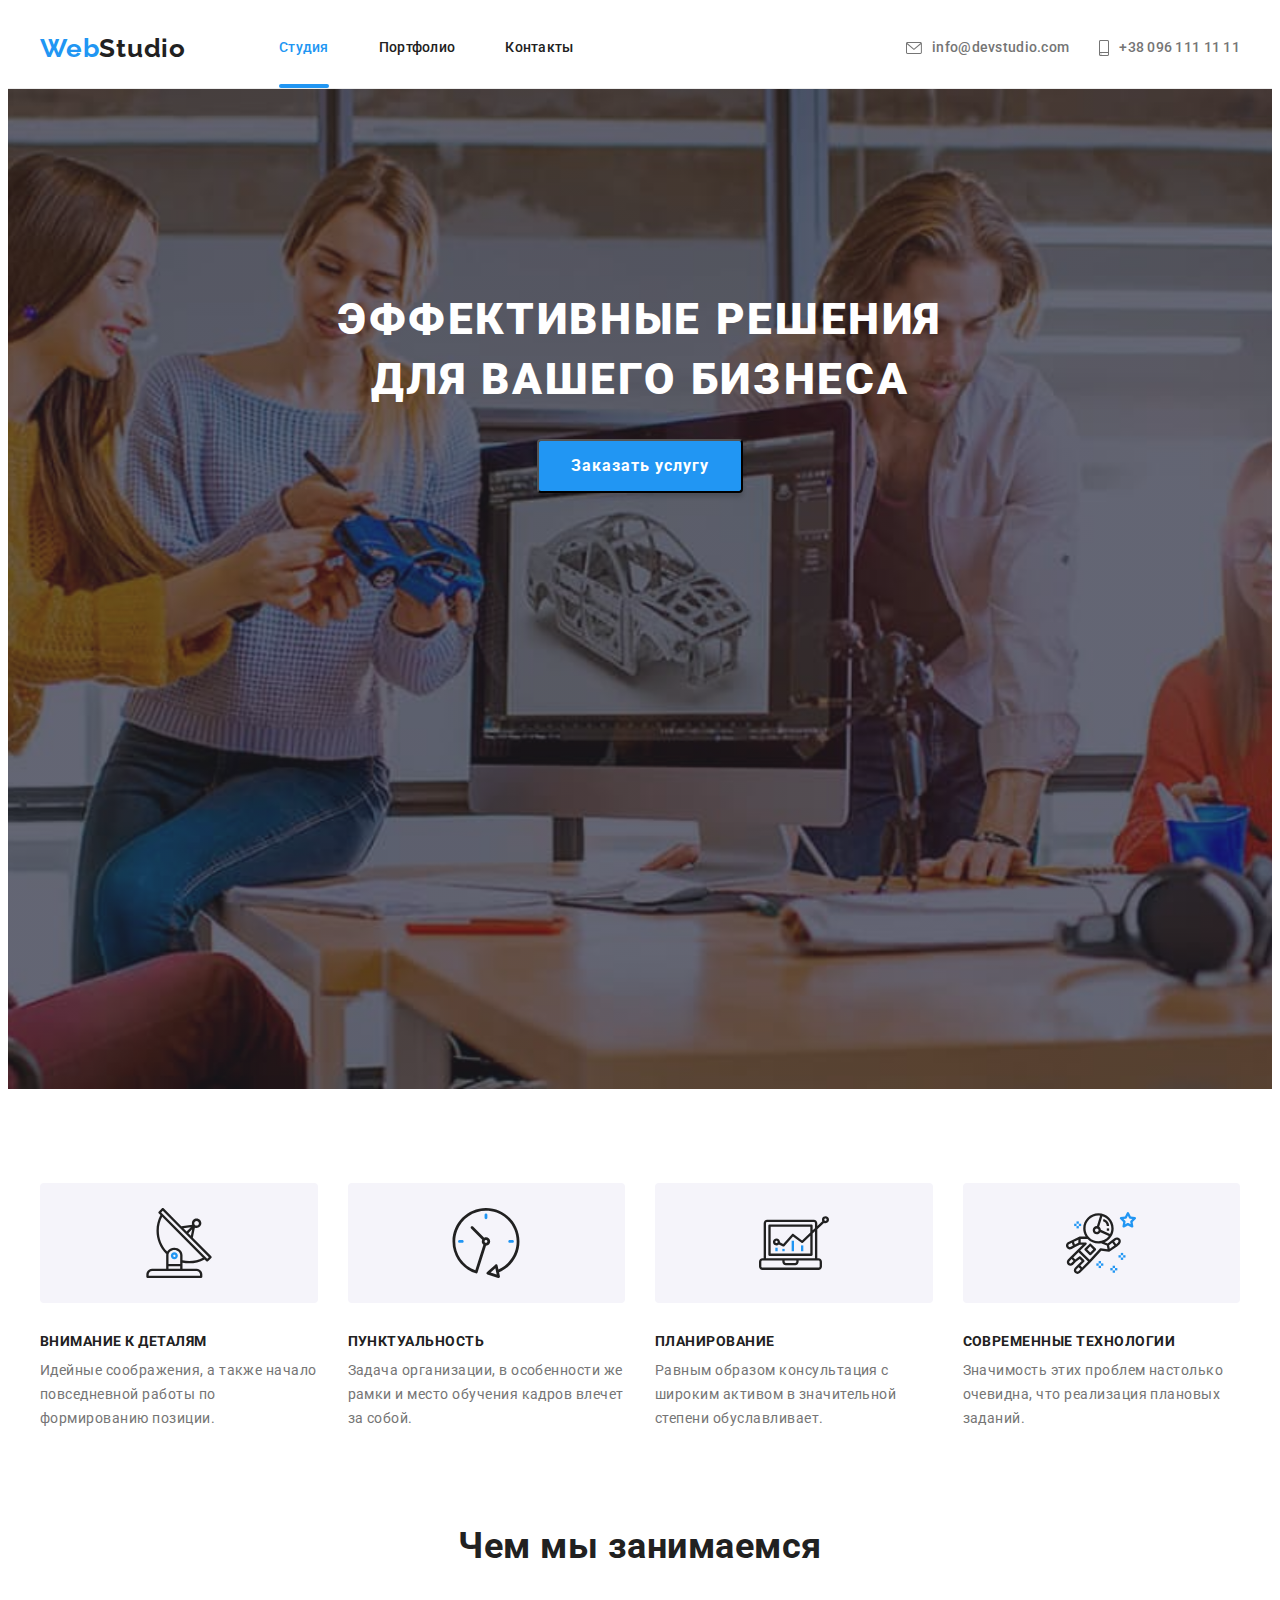
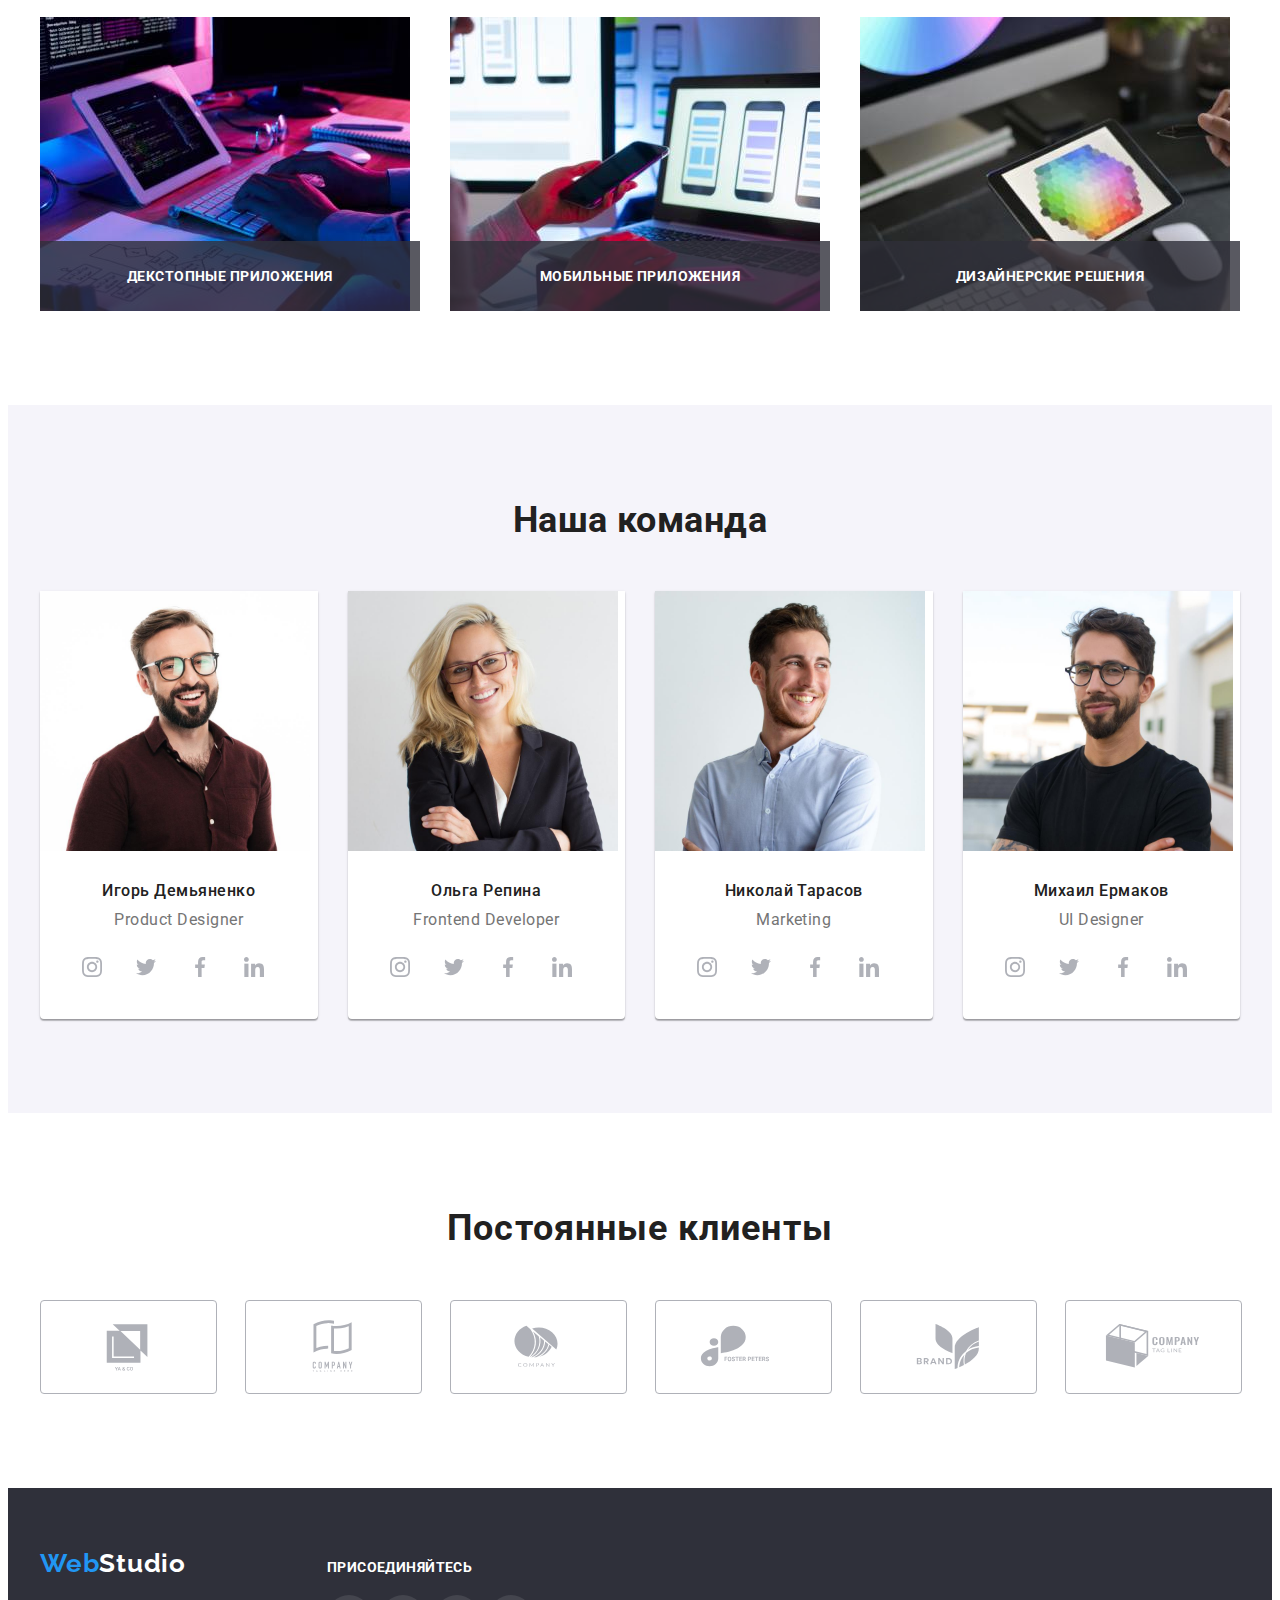
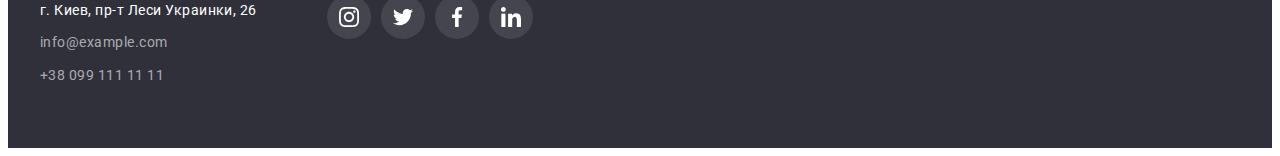
<file: index.html>
<!DOCTYPE html>
<html lang="ru">
  <head>
    <meta charset="UTF-8" />
    <meta http-equiv="X-UA-Compatible" content="IE=edge" />
    <meta name="viewport" content="width=device-width, initial-scale=1.0" />
    <title>Студия</title>
    <link rel="preconnect" href="https://fonts.gstatic.com" />
    <link
      href="https://fonts.googleapis.com/css2?family=Raleway:wght@700&family=Roboto:wght@400;500;700;900&display=swap"
      rel="stylesheet"
    />
    <link
      rel="stylesheet"
      href="https://cdnjs.cloudflare.com/ajax/libs/modern-normalize/1.0.0/modern-normalize.min.css"
      integrity="sha512-ISS7cAi1PEhQ8jnbJpJZMd29NlhNj4AWYyLOSp2CE/CsHxTCu+r+t0D2yoJudVrd0/8fTVPUVDzY5Tvli75u/g=="
      crossorigin="anonymous"
    />
    <link rel="stylesheet" href="./css/styles.css" />
  </head>
  <body>
    <!-- HEADER -->
    <header class="header">
      <div class="container header-container">
        <nav class="navigation">
          <a class="logo link" href=""
            >Web<span class="accent-black">Studio</span></a
          >
          <ul class="menu-list">
            <li class="menu-item">
              <a class="menu-link link current" href="./index.html">Студия</a>
            </li>
            <li class="menu-item">
              <a class="menu-link link" href="./portfolio.html">Портфолио</a>
            </li>
            <li class="menu-item">
              <a class="menu-link link" href="">Контакты</a>
            </li>
          </ul>
        </nav>
        <ul class="contact list">
          <li class="contact-item">
            <a
              class="mail-link contact-link link"
              href="mailto:info@devstudio.com"
            >
              <svg class="mail-icon" width="16" height="12">
                <use href="./images/icons.svg#envelope"></use>
              </svg>
              info@devstudio.com</a
            >
          </li>
          <li class="contact-item">
            <a class="phone-link contact-link link" href="tel:+380961111111"
              ><svg class="phone-icon" width="10" height="16">
                <use href="./images/icons.svg#smartphone"></use>
              </svg>
              +38 096 111 11 11</a
            >
          </li>
        </ul>
      </div>
    </header>
    <main>
      <!-- HERO -->
      <section class="hero">
        <div class="container hero-container">
          <h1 class="hero-title">Эффективные решения для вашего бизнеса</h1>
          <button class="modal-btn" type="button" data-modal-open>
            Заказать услугу
          </button>
        </div>
      </section>
      <!-- FEATURES -->
      <section class="feature section">
        <div class="container">
          <h2 class="feature visually-hidden">Особенности</h2>
          <ul class="feature-list list">
            <li class="feature-item">
              <div class="feature-icon-list">
                <svg class="feature-icon" width="70" height="70">
                  <use href="./images/icons.svg#antenna"></use>
                </svg>
              </div>
              <h3 class="feature-title">Внимание к деталям</h3>
              <p class="feature-description">
                Идейные соображения, а также начало повседневной работы по
                формированию позиции.
              </p>
            </li>
            <li class="feature-item">
              <div class="feature-icon-list">
                <svg class="feature-icon" width="70" height="70">
                  <use href="./images/icons.svg#clock"></use>
                </svg>
              </div>
              <h3 class="feature-title">Пунктуальность</h3>
              <p class="feature-description">
                Задача организации, в особенности же рамки и место обучения
                кадров влечет за собой.
              </p>
            </li>
            <li class="feature-item">
              <div class="feature-icon-list">
                <svg class="feature-icon" width="70" height="70">
                  <use href="./images/icons.svg#diagram"></use>
                </svg>
              </div>
              <h3 class="feature-title">Планирование</h3>
              <p class="feature-description">
                Равным образом консультация с широким активом в значительной
                степени обуславливает.
              </p>
            </li>
            <li class="feature-item">
              <div class="feature-icon-list">
                <svg class="feature-icon" width="70" height="70">
                  <use href="./images/icons.svg#astronaut"></use>
                </svg>
              </div>
              <h3 class="feature-title">Современные технологии</h3>
              <p class="feature-description">
                Значимость этих проблем настолько очевидна, что реализация
                плановых заданий.
              </p>
            </li>
          </ul>
        </div>
      </section>
      <!-- WE-CAN-DO -->
      <section class="work section">
        <div class="container work-container">
          <h2 class="section-title">Чем мы занимаемся</h2>
          <ul class="work-list list">
            <li class="work-list-item">
              <img
                src="./images/we-can-do/do-desktop-img.jpg"
                alt="Создаем декстопные приложения"
                width="370"
                height="294"
              />
              <p class="work-list-item-title">Декстопные приложения</p>
            </li>
            <li class="work-list-item">
              <img
                src="./images/we-can-do/do-mobile-img.jpg"
                alt="Создаем мобильные приложения"
                width="370"
                height="294"
              />
              <p class="work-list-item-title">Мобильные приложения</p>
            </li>
            <li class="work-list-item">
              <img
                src="./images/we-can-do/do-design-img.jpg"
                alt="Предлагаем и реализуем дизайнерские решения"
                width="370"
                height="294"
              />
              <p class="work-list-item-title">Дизайнерские решения</p>
            </li>
          </ul>
        </div>
      </section>
      <!-- TEAM -->
      <section class="team section">
        <div class="container team-container">
          <h2 class="section-title">Наша команда</h2>
          <ul class="team-list list">
            <li class="team-item">
              <img
                class="team-item-image"
                src="./images/team/ihor.jpg"
                alt=""
                width="270"
                height="260"
              />
              <div class="team-item-text">
                <h3 class="team-title">Игорь Демьяненко</h3>
                <p class="team-description" lang="en">Product Designer</p>
                <ul class="team-contact-list list">
                  <li class="team-contact-list-item">
                    <a class="team-contact-list-item-link" href="">
                      <svg class="social-icon" width="20" height="20">
                        <use href="./images/icons.svg#instagram"></use>
                      </svg>
                    </a>
                  </li>
                  <li class="team-contact-list-item">
                    <a class="team-contact-list-item-link" href="">
                      <svg class="social-icon" width="20" height="20">
                        <use href="./images/icons.svg#twitter"></use>
                      </svg>
                    </a>
                  </li>
                  <li class="team-contact-list-item">
                    <a class="team-contact-list-item-link" href="">
                      <svg class="social-icon" width="20" height="20">
                        <use href="./images/icons.svg#facebook"></use>
                      </svg>
                    </a>
                  </li>
                  <li class="team-contact-list-item">
                    <a class="team-contact-list-item-link" href="">
                      <svg class="social-icon" width="20" height="20">
                        <use href="./images/icons.svg#linkedin"></use>
                      </svg>
                    </a>
                  </li>
                </ul>
              </div>
            </li>
            <li class="team-item">
              <img
                class="team-item-image"
                src="./images/team/olha.jpg"
                alt=""
                width="270"
                height="260"
              />
              <div class="team-item-text">
                <h3 class="team-title">Ольга Репина</h3>
                <p class="team-description" lang="en">Frontend Developer</p>
                <ul class="team-contact-list list">
                  <li class="team-contact-list-item">
                    <a class="team-contact-list-item-link" href="">
                      <svg class="social-icon" width="20" height="20">
                        <use href="./images/icons.svg#instagram"></use>
                      </svg>
                    </a>
                  </li>
                  <li class="team-contact-list-item">
                    <a class="team-contact-list-item-link" href="">
                      <svg class="social-icon" width="20" height="20">
                        <use href="./images/icons.svg#twitter"></use>
                      </svg>
                    </a>
                  </li>
                  <li class="team-contact-list-item">
                    <a class="team-contact-list-item-link" href="">
                      <svg class="social-icon" width="20" height="20">
                        <use href="./images/icons.svg#facebook"></use>
                      </svg>
                    </a>
                  </li>
                  <li class="team-contact-list-item">
                    <a class="team-contact-list-item-link" href="">
                      <svg class="social-icon" width="20" height="20">
                        <use href="./images/icons.svg#linkedin"></use>
                      </svg>
                    </a>
                  </li>
                </ul>
              </div>
            </li>
            <li class="team-item">
              <img
                class="team-item-image"
                src="./images/team/mykola.jpg"
                alt=""
                width="270"
                height="260"
              />
              <div class="team-item-text">
                <h3 class="team-title">Николай Тарасов</h3>
                <p class="team-description" lang="en">Marketing</p>
                <ul class="team-contact-list list">
                  <li class="team-contact-list-item">
                    <a class="team-contact-list-item-link" href="">
                      <svg class="social-icon" width="20" height="20">
                        <use href="./images/icons.svg#instagram"></use>
                      </svg>
                    </a>
                  </li>
                  <li class="team-contact-list-item">
                    <a class="team-contact-list-item-link" href="">
                      <svg class="social-icon" width="20" height="20">
                        <use href="./images/icons.svg#twitter"></use>
                      </svg>
                    </a>
                  </li>
                  <li class="team-contact-list-item">
                    <a class="team-contact-list-item-link" href="">
                      <svg class="social-icon" width="20" height="20">
                        <use href="./images/icons.svg#facebook"></use>
                      </svg>
                    </a>
                  </li>
                  <li class="team-contact-list-item">
                    <a class="team-contact-list-item-link" href="">
                      <svg class="social-icon" width="20" height="20">
                        <use href="./images/icons.svg#linkedin"></use>
                      </svg>
                    </a>
                  </li>
                </ul>
              </div>
            </li>
            <li class="team-item">
              <img
                class="team-item-image"
                src="./images/team/mykhailo.jpg"
                alt=""
                width="270"
                height="260"
              />
              <div class="team-item-text">
                <h3 class="team-title">Михаил Ермаков</h3>
                <p class="team-description" lang="en">UI Designer</p>
                <ul class="team-contact-list list">
                  <li class="team-contact-list-item">
                    <a class="team-contact-list-item-link" href="">
                      <svg class="social-icon" width="20" height="20">
                        <use href="./images/icons.svg#instagram"></use>
                      </svg>
                    </a>
                  </li>
                  <li class="team-contact-list-item">
                    <a class="team-contact-list-item-link" href="">
                      <svg class="social-icon" width="20" height="20">
                        <use href="./images/icons.svg#twitter"></use>
                      </svg>
                    </a>
                  </li>
                  <li class="team-contact-list-item">
                    <a class="team-contact-list-item-link" href="">
                      <svg class="social-icon" width="20" height="20">
                        <use href="./images/icons.svg#facebook"></use>
                      </svg>
                    </a>
                  </li>
                  <li class="team-contact-list-item">
                    <a class="team-contact-list-item-link" href="">
                      <svg class="social-icon" width="20" height="20">
                        <use href="./images/icons.svg#linkedin"></use>
                      </svg>
                    </a>
                  </li>
                </ul>
              </div>
            </li>
          </ul>
        </div>
      </section>
      <!-- CLIENTS -->
      <section class="clients section">
        <div class="container clients-container">
          <h2 class="section-clients-title">Постоянные клиенты</h2>
          <ul class="clients-list list">
            <li class="clients-item">
              <a class="clients-item-link link" href="">
                <svg class="company-icon" width="106" height="60">
                  <use href="./images/icons.svg#logo-company-01"></use>
                </svg>
              </a>
            </li>
            <li class="clients-item">
              <a class="clients-item-link" href="">
                <svg class="company-icon" width="106" height="60">
                  <use href="./images/icons.svg#logo-company-02"></use>
                </svg>
              </a>
            </li>
            <li class="clients-item">
              <a class="clients-item-link" href="">
                <svg class="company-icon" width="106" height="60">
                  <use href="./images/icons.svg#logo-company-03"></use>
                </svg>
              </a>
            </li>
            <li class="clients-item">
              <a class="clients-item-link" href="">
                <svg class="company-icon" width="106" height="60">
                  <use href="./images/icons.svg#logo-company-04"></use>
                </svg>
              </a>
            </li>
            <li class="clients-item">
              <a class="clients-item-link" href="">
                <svg class="company-icon" width="106" height="60">
                  <use href="./images/icons.svg#logo-company-05"></use>
                </svg>
              </a>
            </li>
            <li class="clients-item">
              <a class="clients-item-link" href="">
                <svg class="company-icon" width="106" height="60">
                  <use href="./images/icons.svg#logo-company-06"></use>
                </svg>
              </a>
            </li>
          </ul>
        </div>
      </section>
    </main>
    <!-- FOOTER -->
    <footer class="footer">
      <div class="footer-list container">
        <div>
          <a class="logo link" href=""
            >Web<span class="accent-white">Studio</span></a
          >
          <address class="address">
            <ul class="address-list list">
              <li class="address-item">
                <a
                  class="address-link link"
                  href="https://goo.gl/maps/wgr6GUmjGmvgYC6Z8"
                  target="_blank"
                  rel="noopener noreferrer"
                  >г. Киев, пр-т Леси Украинки, 26</a
                >
              </li>
              <li class="address-item">
                <a
                  class="address-mail-link link"
                  href="mailto:info@devstudio.com"
                  >info@example.com</a
                >
              </li>
              <li class="address-item">
                <a class="address-phone-link link" href="tel:+380991111111"
                  >+38 099 111 11 11</a
                >
              </li>
            </ul>
          </address>
        </div>
        <div class="footer-social-list">
          <h2 class="footer-social-title">присоединяйтесь</h2>
          <ul class="footer-contact-list list">
            <li class="footer-contact-list-item">
              <a class="footer-contact-list-item-link" href="">
                <svg class="social-icon" width="20" height="20">
                  <use href="./images/icons.svg#instagram"></use>
                </svg>
              </a>
            </li>
            <li class="footer-contact-list-item">
              <a class="footer-contact-list-item-link" href="">
                <svg class="social-icon" width="20" height="20">
                  <use href="./images/icons.svg#twitter"></use>
                </svg>
              </a>
            </li>
            <li class="footer-contact-list-item">
              <a class="footer-contact-list-item-link" href="">
                <svg class="social-icon" width="20" height="20">
                  <use href="./images/icons.svg#facebook"></use>
                </svg>
              </a>
            </li>
            <li class="footer-contact-list-item">
              <a class="footer-contact-list-item-link" href="">
                <svg class="social-icon" width="20" height="20">
                  <use href="./images/icons.svg#linkedin"></use>
                </svg>
              </a>
            </li>
          </ul>
        </div>
      </div>
    </footer>
    <div class="backdrop is-hidden" data-modal>
      <div class="modal">
        <button class="modal-close-btn" type="button" data-modal-close>
          <svg class="close-icon" width="18" height="18">
            <use href="./images/icons.svg#close"></use>
          </svg>
        </button>
      </div>
    </div>
    <script src="./js/modal.js"></script>
  </body>
</html>
</file>
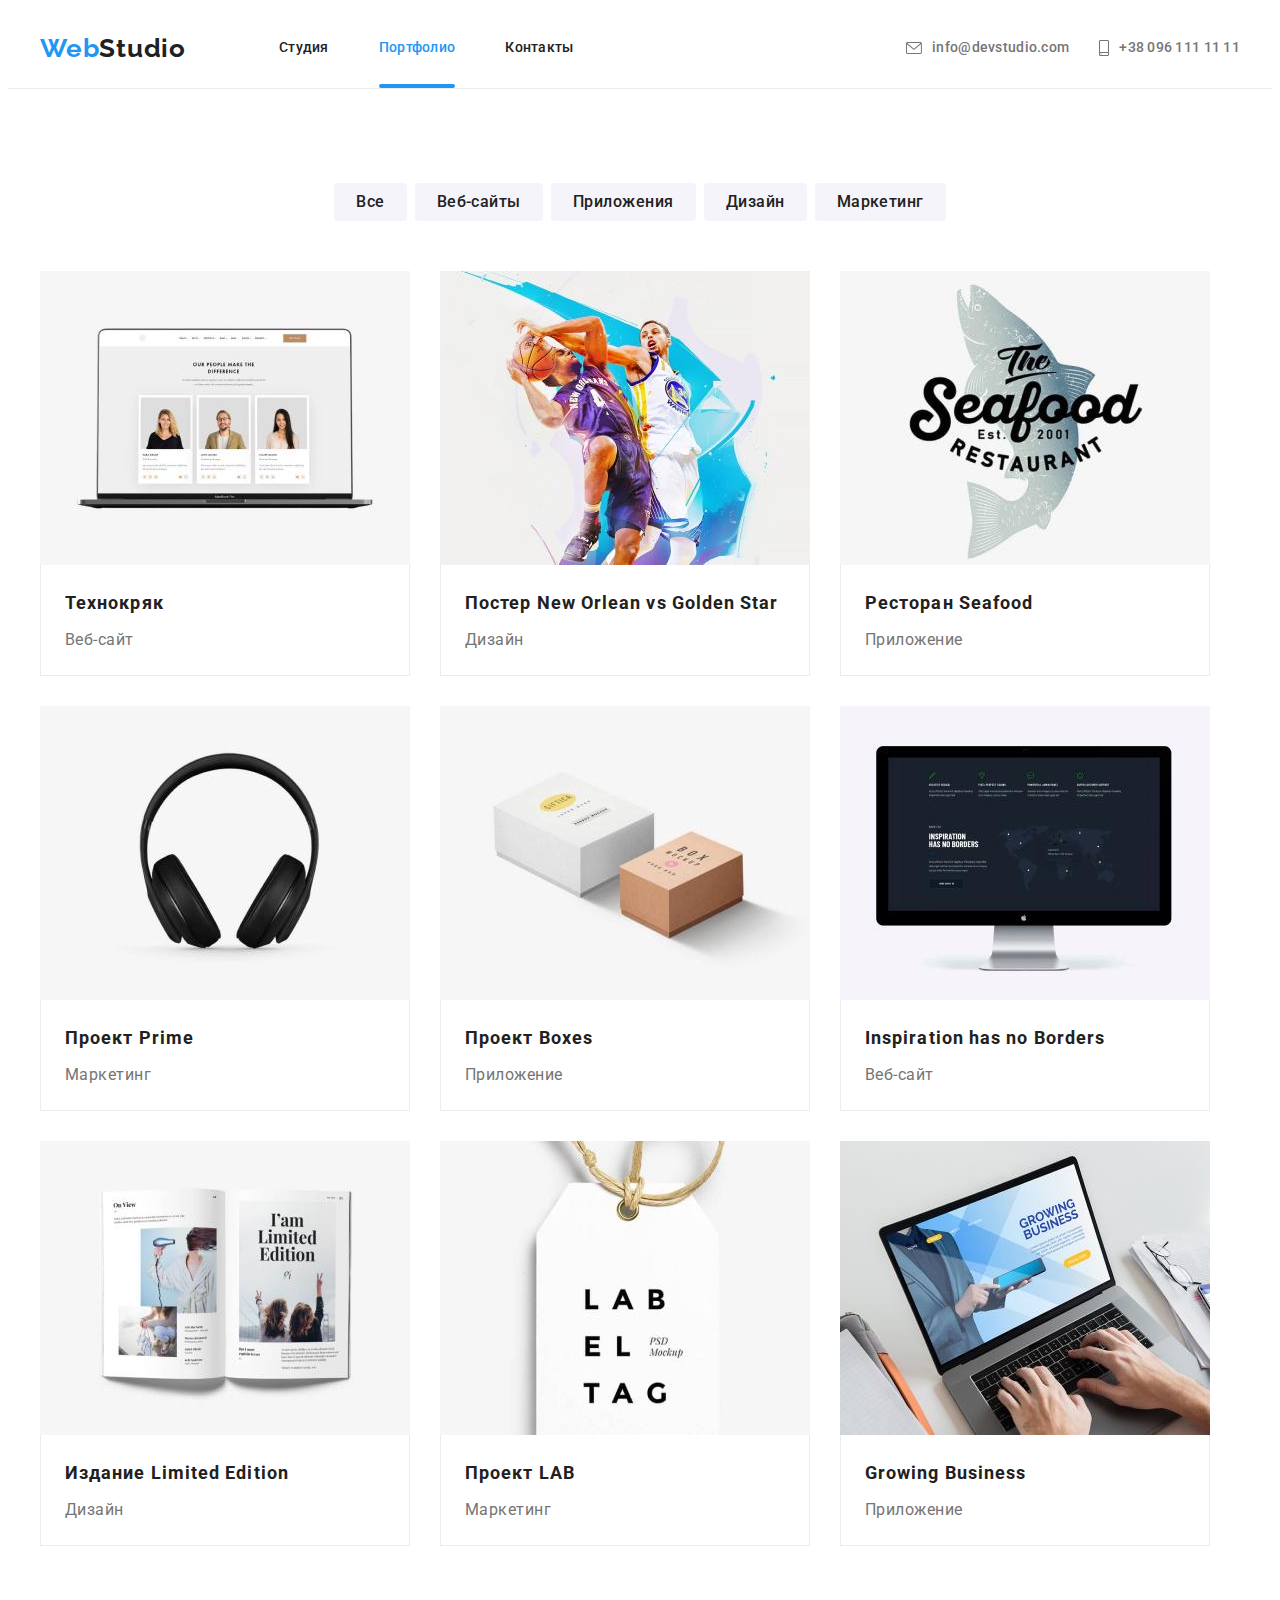
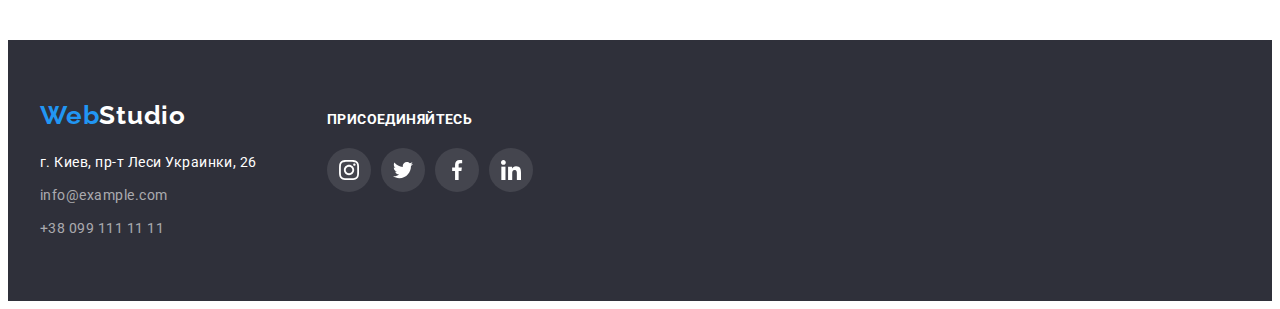
<file: portfolio.html>
<!DOCTYPE html>
<html lang="ru">
  <head>
    <meta charset="UTF-8" />
    <meta http-equiv="X-UA-Compatible" content="IE=edge" />
    <meta name="viewport" content="width=device-width, initial-scale=1.0" />
    <title>Портфолио</title>
    <link rel="preconnect" href="https://fonts.gstatic.com" />
    <link
      href="https://fonts.googleapis.com/css2?family=Raleway:wght@700&family=Roboto:wght@400;500;700;900&display=swap"
      rel="stylesheet"
    />
    <link
      rel="stylesheet"
      href="https://cdnjs.cloudflare.com/ajax/libs/modern-normalize/1.0.0/modern-normalize.min.css"
      integrity="sha512-ISS7cAi1PEhQ8jnbJpJZMd29NlhNj4AWYyLOSp2CE/CsHxTCu+r+t0D2yoJudVrd0/8fTVPUVDzY5Tvli75u/g=="
      crossorigin="anonymous"
    />
    <link rel="stylesheet" href="./css/styles.css" />
  </head>

  <body>
    <!-- HEADER -->
    <header class="header">
      <div class="container header-container">
        <nav class="navigation">
          <a class="logo link" href=""
            >Web<span class="accent-black">Studio</span></a
          >
          <ul class="menu-list">
            <li class="menu-item">
              <a class="menu-link link" href="./index.html">Студия</a>
            </li>
            <li class="menu-item">
              <a class="menu-link link current" href="./portfolio.html"
                >Портфолио</a
              >
            </li>
            <li class="menu-item">
              <a class="menu-link link" href="">Контакты</a>
            </li>
          </ul>
        </nav>
        <ul class="contact list">
          <li class="contact-item">
            <a
              class="mail-link contact-link link"
              href="mailto:info@devstudio.com"
            >
              <svg class="mail-icon" width="16" height="12">
                <use href="./images/icons.svg#envelope"></use>
              </svg>
              info@devstudio.com</a
            >
          </li>
          <li class="contact-item">
            <a class="phone-link contact-link link" href="tel:+380961111111"
              ><svg class="phone-icon" width="10" height="16">
                <use href="./images/icons.svg#smartphone"></use>
              </svg>
              +38 096 111 11 11</a
            >
          </li>
        </ul>
      </div>
    </header>

    <main>
      <section class="section filter-and-card">
        <div class="container">
          <!-- FILTER -->
          <h1 class="project visually-hidden">Наши проекты</h1>
          <ul class="filter-menu list">
            <li class="filter-item">
              <button class="filter-btn" type="button">Все</button>
            </li>
            <li class="filter-item">
              <button class="filter-btn" type="button">Веб-сайты</button>
            </li>
            <li class="filter-item">
              <button class="filter-btn" type="button">Приложения</button>
            </li>
            <li class="filter-item">
              <button class="filter-btn" type="button">Дизайн</button>
            </li>
            <li class="filter-item">
              <button class="filter-btn" type="button">Маркетинг</button>
            </li>
          </ul>
          <!-- PROJECTS -->
          <ul class="project-list list">
            <li class="project-item">
              <a class="project-content link" href="">
                <div class="project-content-wrapper">
                  <img
                    src="./images/portfolio/web-site-techno.jpg"
                    alt="Разработка веб-сайтов"
                    width="370"
                    height="294"
                  />
                  <p class="overlay">
                    Технокряк это современная площадка распространения
                    коронавируса. Компании используют эту платформу для
                    цифрового шпионажа и атак на защищённые сервера конкурентов.
                  </p>
                </div>
                <div class="project-item-text">
                  <h2 class="project-title">Технокряк</h2>
                  <p class="project-specimen">Веб-сайт</p>
                </div>
              </a>
            </li>
            <li class="project-item">
              <a class="project-content link" href="">
                <div class="project-content-wrapper">
                  <img
                    src="./images/portfolio/design-poster.jpg"
                    alt="Дизайн постеров"
                    width="370"
                    height="294"
                  />
                  <p class="overlay">
                    Технокряк это современная площадка распространения
                    коронавируса. Компании используют эту платформу для
                    цифрового шпионажа и атак на защищённые сервера конкурентов.
                  </p>
                </div>
                <div class="project-item-text">
                  <h2 class="project-title">
                    Постер New Orlean vs Golden Star
                  </h2>
                  <p class="project-specimen">Дизайн</p>
                </div>
              </a>
            </li>
            <li class="project-item">
              <a class="project-content link" href="">
                <div class="project-content-wrapper">
                  <img
                    src="./images/portfolio/app-seafood.jpg"
                    alt="Разработка приложений"
                    width="370"
                    height="294"
                  />
                  <p class="overlay">
                    Технокряк это современная площадка распространения
                    коронавируса. Компании используют эту платформу для
                    цифрового шпионажа и атак на защищённые сервера конкурентов.
                  </p>
                </div>
                <div class="project-item-text">
                  <h2 class="project-title">Ресторан Seafood</h2>
                  <p class="project-specimen">Приложение</p>
                </div>
              </a>
            </li>
            <li class="project-item">
              <a class="project-content link" href="">
                <div class="project-content-wrapper">
                  <img
                    src="./images/portfolio/marketing-prime.jpg"
                    alt="Маркетинг проектов"
                    width="370"
                    height="294"
                  />
                  <p class="overlay">
                    Технокряк это современная площадка распространения
                    коронавируса. Компании используют эту платформу для
                    цифрового шпионажа и атак на защищённые сервера конкурентов.
                  </p>
                </div>
                <div class="project-item-text">
                  <h2 class="project-title">Проект Prime</h2>
                  <p class="project-specimen">Маркетинг</p>
                </div>
              </a>
            </li>
            <li class="project-item">
              <a class="project-content link" href="">
                <div class="project-content-wrapper">
                  <img
                    src="./images/portfolio/app-boxes.jpg"
                    alt="Разработка приложений"
                    width="370"
                    height="294"
                  />
                  <p class="overlay">
                    Технокряк это современная площадка распространения
                    коронавируса. Компании используют эту платформу для
                    цифрового шпионажа и атак на защищённые сервера конкурентов.
                  </p>
                </div>
                <div class="project-item-text">
                  <h2 class="project-title">Проект Boxes</h2>
                  <p class="project-specimen">Приложение</p>
                </div>
              </a>
            </li>
            <li class="project-item">
              <a class="project-content link" href="">
                <div class="project-content-wrapper">
                  <img
                    src="./images/portfolio/web-site-inspiration-borders.jpg"
                    alt="Разработка веб-сайтов"
                    width="370"
                    height="294"
                  />
                  <p class="overlay">
                    Технокряк это современная площадка распространения
                    коронавируса. Компании используют эту платформу для
                    цифрового шпионажа и атак на защищённые сервера конкурентов.
                  </p>
                </div>
                <div class="project-item-text">
                  <h2 class="project-title">Inspiration has no Borders</h2>
                  <p class="project-specimen">Веб-сайт</p>
                </div>
              </a>
            </li>
            <li class="project-item">
              <a class="project-content link" href="">
                <div class="project-content-wrapper">
                  <img
                    src="./images/portfolio/design-limited-edition.jpg"
                    alt="Дизайн изданий"
                    width="370"
                    height="294"
                  />
                  <p class="overlay">
                    Технокряк это современная площадка распространения
                    коронавируса. Компании используют эту платформу для
                    цифрового шпионажа и атак на защищённые сервера конкурентов.
                  </p>
                </div>
                <div class="project-item-text">
                  <h2 class="project-title">Издание Limited Edition</h2>
                  <p class="project-specimen">Дизайн</p>
                </div>
              </a>
            </li>
            <li class="project-item">
              <a class="project-content link" href="">
                <div class="project-content-wrapper">
                  <img
                    src="./images/portfolio/marketing-lab.jpg"
                    alt="Маркетинг проектов"
                    width="370"
                    height="294"
                  />
                  <p class="overlay">
                    Технокряк это современная площадка распространения
                    коронавируса. Компании используют эту платформу для
                    цифрового шпионажа и атак на защищённые сервера конкурентов.
                  </p>
                </div>
                <div class="project-item-text">
                  <h2 class="project-title">Проект LAB</h2>
                  <p class="project-specimen">Маркетинг</p>
                </div>
              </a>
            </li>
            <li class="project-item">
              <a class="project-content link" href=""
                ><div class="project-content-wrapper">
                  <img
                    src="./images/portfolio/app-growing-business.jpg"
                    alt="Разработка приложений"
                    width="370"
                    height="294"
                  />
                  <p class="overlay">
                    Технокряк это современная площадка распространения
                    коронавируса. Компании используют эту платформу для
                    цифрового шпионажа и атак на защищённые сервера конкурентов.
                  </p>
                </div>
                <div class="project-item-text">
                  <h2 class="project-title">Growing Business</h2>
                  <p class="project-specimen">Приложение</p>
                </div>
              </a>
            </li>
          </ul>
        </div>
      </section>
    </main>
    <!-- FOOTER -->
    <footer class="footer">
      <div class="footer-list container">
        <div>
          <a class="logo link" href=""
            >Web<span class="accent-white">Studio</span></a
          >
          <address class="address">
            <ul class="address-list list">
              <li class="address-item">
                <a
                  class="address-link link"
                  href="https://goo.gl/maps/wgr6GUmjGmvgYC6Z8"
                  target="_blank"
                  rel="noopener noreferrer"
                  >г. Киев, пр-т Леси Украинки, 26</a
                >
              </li>
              <li class="address-item">
                <a
                  class="address-mail-link link"
                  href="mailto:info@devstudio.com"
                  >info@example.com</a
                >
              </li>
              <li class="address-item">
                <a class="address-phone-link link" href="tel:+380991111111"
                  >+38 099 111 11 11</a
                >
              </li>
            </ul>
          </address>
        </div>
        <div class="footer-social-list">
          <h2 class="footer-social-title">присоединяйтесь</h2>
          <ul class="footer-contact-list list">
            <li class="footer-contact-list-item">
              <a class="footer-contact-list-item-link" href="">
                <svg class="social-icon" width="20" height="20">
                  <use href="./images/icons.svg#instagram"></use>
                </svg>
              </a>
            </li>
            <li class="footer-contact-list-item">
              <a class="footer-contact-list-item-link" href="">
                <svg class="social-icon" width="20" height="20">
                  <use href="./images/icons.svg#twitter"></use>
                </svg>
              </a>
            </li>
            <li class="footer-contact-list-item">
              <a class="footer-contact-list-item-link" href="">
                <svg class="social-icon" width="20" height="20">
                  <use href="./images/icons.svg#facebook"></use>
                </svg>
              </a>
            </li>
            <li class="footer-contact-list-item">
              <a class="footer-contact-list-item-link" href="">
                <svg class="social-icon" width="20" height="20">
                  <use href="./images/icons.svg#linkedin"></use>
                </svg>
              </a>
            </li>
          </ul>
        </div>
      </div>
    </footer>
  </body>
</html>
</file>
<file: css/styles.css>
:root {
  --main-font: "Roboto", sans-serif;
  --second-font: "Raleway", sans-serif;
  --main-text-color: #212121;
  --second-text-color: #757575;
  --third-text-color: #ffffff;
  --address-phone-mail-color: #ffffff99;
  --social-link-color: #afb1b8;
  --body-background-color: #ffffff;
  --second-background-color: #2f303a;
  --third-background-color: #f5f4fa;
  --modal-btn-hover-focus-background-color: #188ce8;
  --accent-color: #2196f3;
  --border-color: #ececec;
  --main-margin: 30px;
  --animation-timing-function: cubic-bezier(0.4, 0, 0.2, 1);
  --animation-duration: 250ms;
}
h1,
h2,
h3,
h4,
h5,
h6,
p {
  margin-top: 0;
  margin-bottom: 0;
}
ul,
ol {
  margin-top: 0;
  margin-bottom: 0;
  padding-left: 0;
}
.visually-hidden {
  position: absolute;
  width: 1px;
  height: 1px;
  margin: -1px;
  border: 0;
  padding: 0;

  white-space: nowrap;
  clip-path: inset(100%);
  clip: rect(0 0 0 0);
  overflow: hidden;
}
img {
  display: block;
}
.list {
  list-style: none;
}
.link {
  text-decoration: none;
}
.section {
  padding-top: 94px;
  padding-bottom: 94px;
}
.container {
  width: 1200px;
  padding-left: 15px;
  padding-right: 15px;
  margin: 0 auto;
}

body {
  font-family: var(--main-font);
  background-color: var(--body-background-color);
  letter-spacing: 0.03em;
  color: var(--third-text-color);
}
.social-icon {
  fill: currentColor;
}
/* ==HEADER== */
.header {
  border-bottom: 1px solid var(--border-color);
}
.header-container {
  display: flex;
  align-items: center;
  justify-content: space-between;
}
.navigation {
  display: flex;
  align-items: center;
}
.menu-list {
  display: flex;
  align-items: center;
  justify-content: space-between;
}
.contact {
  display: flex;
  padding: 0;
}
.mail-icon {
  fill: currentColor;
  margin-right: 10px;
}
.phone-icon {
  fill: currentColor;
  margin-right: 10px;
}
.menu-list {
  margin-left: 93px;
}
.menu-item:not(:last-child) {
  margin-right: 50px;
}
.contact-item:not(:last-child) {
  margin-right: 30px;
}

.menu-link {
  position: relative;
  display: block;
  font-weight: 500;
  font-size: 14px;
  line-height: 1.14;
  letter-spacing: 0.02em;
  color: var(--main-text-color);
  padding: 32px 0;
  transition: color var(--animation-duration) var(--animation-timing-function);
}
.current::after {
  content: "";
  position: absolute;
  left: 0;
  bottom: 0;
  display: block;
  width: 100%;
  height: 4px;
  background-color: var(--accent-color);
  border-radius: 2px;
}
.menu-link:hover,
.menu-link:focus {
  color: var(--accent-color);
}
.menu-list .link.current {
  color: var(--accent-color);
}
.mail-link,
.phone-link {
  display: block;
  font-weight: 500;
  font-size: 14px;
  line-height: 1.14;
  letter-spacing: 0.02em;
  color: var(--second-text-color);
  padding: 32px 0;
  transition: color var(--animation-duration) var(--animation-timing-function);
}
.contact-link {
  display: inline-flex;
  color: var(--second-text-color);
  align-items: center;
}
.mail-link:hover,
.mail-link:focus {
  color: var(--accent-color);
}
.phone-link:hover,
.phone-link:focus {
  color: var(--accent-color);
}
/* ==HERO== */

.hero {
  background-image: linear-gradient(
      to top,
      rgba(47, 48, 58, 0.4),
      rgba(47, 48, 58, 0.4)
    ),
    url(../images/hero/hero-bg.jpg);
  background-repeat: no-repeat;
  background-position: center;
  background-color: var(--second-background-color);
  max-width: 1600px;
  height: 600px;
  text-align: center;
  padding-top: 200px;
  padding-bottom: 200px;
  background-size: cover;
  margin: 0 auto 0 auto;
}
.hero-title {
  font-weight: 900;
  font-size: 44px;
  line-height: 1.364;
  letter-spacing: 0.06em;
  text-transform: uppercase;
  margin: 0 auto var(--main-margin) auto;
  max-width: 696px;
}
.modal-btn {
  font-family: inherit;
  font-weight: 700;
  font-size: 16px;
  line-height: 1.88;
  letter-spacing: 0.06em;
  color: var(--third-text-color);
  background-color: var(--accent-color);
  cursor: pointer;
  box-shadow: 0px 4px 4px rgba(0, 0, 0, 0.15);
  border-radius: 4px;
  padding: 10px 32px;
  transition: background-color var(--animation-duration)
    var(--animation-timing-function);
}
.modal-btn:hover,
.modal-btn:focus {
  color: var(--third-text-color);
  background-color: var(--modal-btn-hover-focus-background-color);
}
/* === BACKDROP === */
.backdrop {
  position: fixed;
  top: 0;
  left: 0;
  opacity: 1;
  background-color: rgba(0, 0, 0, 0.2);
  width: 100%;
  height: 100%;
  transition: opacity var(--animation-duration) var(--animation-timing-function),
    visibility var(--animation-duration) var(--animation-timing-function);
}

.backdrop.is-hidden {
  visibility: hidden;
  opacity: 0;
  pointer-events: none;
}

.backdrop.is-hidden .modal {
  transform: translate(-50%, -50%) scale(0.5);
}
.backdrop.is-hidden .modal-close-btn {
  transform: scale(0.5);
}
/* === MODAL === */
.modal {
  position: relative;
  top: 50%;
  left: 50%;
  background-color: var(--body-background-color);
  width: 528px;
  height: 581px;
  box-shadow: 0px 1px 3px rgba(0, 0, 0, 0.12), 0px 1px 1px rgba(0, 0, 0, 0.14),
    0px 2px 1px rgba(0, 0, 0, 0.2);
  border-radius: 4px;
  border: 1px solid rgba(0, 0, 0, 0.1);
  transform: translate(-50%, -50%) scale(1.1);
  transition: opacity var(--animation-duration) var(--animation-timing-function),
    transform var(--animation-duration) var(--animation-timing-function);
}

.modal-close-btn {
  position: absolute;
  top: 8px;
  right: 8px;
  display: flex;
  justify-content: center;
  align-items: center;
  background-color: var(--body-background-color);
  width: 30px;
  height: 30px;
  border-radius: 50%;
  border: 1px solid rgba(0, 0, 0, 0.1);
  cursor: pointer;
  padding: 0;
  margin: 0;
  transform: scale(1);
  transition: transform var(--animation-duration)
    var(--animation-timing-function);
}

.close-icon {
  fill: currentColor;
  transition: color var(--animation-duration) var(--animation-timing-function);
}

.modal-close-btn:hover,
.modal-close-btn:hover .close-icon {
  color: var(--accent-color);
}

/* ==FEATURES== */
.feature {
  padding-top: 94px;
  padding-bottom: 47px;
}
.feature-list {
  display: flex;
  /* justify-content: space-between; */
}
.feature-icon-list {
  display: flex;
  background-color: var(--third-background-color);
  border-radius: 4px;
  justify-content: center;
  align-items: center;
  height: 120px;
  margin-bottom: 30px;
}
.feature-item {
  width: calc((100% - 3 * var(--main-margin)) / 4);
}
.feature-item:not(:last-child) {
  margin-right: var(--main-margin);
}
.feature-title {
  font-weight: 700;
  font-size: 14px;
  line-height: 1.17;
  text-transform: uppercase;
  color: var(--main-text-color);
  margin-bottom: 10px;
}
.feature-description {
  font-size: 14px;
  line-height: 1.71;
  color: var(--second-text-color);
}
/* ==WE-CAN-DO== */

.work {
  padding-top: 47px;
}
.work-list {
  display: flex;
  /* justify-content: space-between; */
}
.work-list-item {
  position: relative;
  width: calc((100% - 2 * var(--main-margin)) / 3);
}
.work-list-item:not(:last-child) {
  margin-right: var(--main-margin);
}
.work-list-item-title {
  position: absolute;
  left: 0;
  bottom: 0;
  display: flex;
  align-items: center;
  justify-content: center;

  font-weight: 700;
  font-size: 14px;
  line-height: 1.17;
  letter-spacing: 0.03em;
  text-transform: uppercase;

  color: var(--third-text-color);
  background-color: rgba(47, 48, 58, 0.8);

  width: 100%;
  height: 70px;
}
/* ==TEAM== */

.team {
  background-color: var(--third-background-color);
}
.section-title {
  font-weight: 700;
  font-size: 36px;
  line-height: 1.17;
  text-align: center;
  margin: 0 0 50px 0;
  width: 100%;
  color: var(--main-text-color);
}
.team-list {
  display: flex;
  flex-wrap: wrap;
  /* justify-content: space-between; */
  margin-right: calc(-1 * var(--main-margin));
  margin-bottom: calc(-1 * var(--main-margin));
}
.team-item {
  text-align: center;
  flex-basis: calc(100% / 4 - var(--main-margin));
  margin-right: var(--main-margin);
  margin-bottom: var(--main-margin);
  background: var(--body-background-color);
  box-shadow: 0px 1px 3px rgba(0, 0, 0, 0.12), 0px 1px 1px rgba(0, 0, 0, 0.14),
    0px 2px 1px rgba(0, 0, 0, 0.2);
  border-radius: 0 0 4px 4px;
}
.team-item-text {
  padding: var(--main-margin);
}
.team-title {
  font-weight: 500;
  font-size: 16px;
  line-height: 1.19;
  margin: 0 0 10px 0;
  color: var(--main-text-color);
}
.team-description {
  font-size: 16px;
  line-height: 1.19;
  color: var(--second-text-color);
  margin-bottom: 16px;
}
.team-contact-list {
  display: flex;
  align-items: center;
}

.team-contact-list-item:not(:last-child) {
  margin-right: 10px;
}

.team-contact-list-item-link {
  display: flex;
  align-items: center;
  justify-content: center;
  color: var(--social-link-color);
  width: 44px;
  height: 44px;
  border-radius: 50%;
  transition: color var(--animation-duration) var(--animation-timing-function),
    background-color var(--animation-duration) var(--animation-timing-function);
}

.team-contact-list-item-link:focus,
.team-contact-list-item-link:hover {
  color: var(--third-text-color);
  background-color: var(--accent-color);
}
/* == CLIENTS==*/
.section-clients-title {
  font-size: 36px;
  font-weight: 700;
  letter-spacing: 0.03em;
  line-height: 1.17;
  text-align: center;
  color: var(--main-text-color);
  width: 100%;
  margin: 0 0 50px 0;
}

.clients-list {
  display: flex;
  margin-right: calc(-1 * var(--main-margin));
  margin-bottom: calc(-1 * var(--main-margin));
}

.clients-item {
  box-sizing: border-box;
  background-color: var(--body-background-color);
  text-align: center;
  font-size: 16px;
  letter-spacing: 0.03em;
  line-height: 1.19;
  color: var(--social-link-color);
  flex-basis: calc(100% / 6 - var(--main-margin));
  border-radius: 4px;
  margin-right: var(--main-margin);
  margin-bottom: var(--main-margin);
}

.company-icon {
  fill: currentColor;
}

.clients-item-link {
  display: flex;
  justify-content: center;
  align-items: center;
  color: currentColor;
  border: 1px solid currentColor;
  border-radius: 4px;
  width: 100%;
  height: 92px;
  transition: color var(--animation-duration) var(--animation-timing-function);
}

.clients-item-link:focus,
.clients-item-link:active,
.clients-item:focus,
.clients-item:active,
.clients-item:hover {
  color: var(--accent-color);
}

/*===PORTFOLIO=== */

/* ===FILTER=== */

.filter-menu {
  display: flex;
  justify-content: center;
  padding-left: 0;
  padding-right: 0;
  margin-top: 0;
  margin-right: -8px;
  margin-bottom: 50px;
}

.filter-item {
  margin-right: 8px;
}
.filter-btn {
  display: block;
  text-align: center;
  flex-wrap: wrap;
  padding: 6px 22px;
  font-family: inherit;
  font-weight: 500;
  font-size: 16px;
  line-height: 1.63;
  letter-spacing: 0.03em;
  color: var(--main-text-color);
  background-color: var(--third-background-color);
  cursor: pointer;
  border: none;
  border-radius: 4px;
  transition: color var(--animation-duration) var(--animation-timing-function),
    background-color var(--animation-duration) var(--animation-timing-function),
    box-shadow var(--animation-duration) var(--animation-timing-function);
}
.filter-btn:hover,
.filter-btn:focus {
  color: var(--third-text-color);
  background-color: var(--accent-color);
  box-shadow: 0px 3px 1px rgba(0, 0, 0, 0.1), 0px 1px 2px rgba(0, 0, 0, 0.08),
    0px 2px 2px rgba(0, 0, 0, 0.12);
}

/* ===CARD=== */
.project-list {
  display: flex;
  flex-wrap: wrap;
  margin-right: calc(-1 * var(--main-margin));
  margin-bottom: calc(-1 * var(--main-margin));
}
.project-item {
  flex-basis: calc(100% / 9 - var(--main-margin));
  margin-right: var(--main-margin);
  margin-bottom: var(--main-margin);
  background-color: var(--body-background-color);
  transition: box-shadow var(--animation-duration)
    var(--animation-timing-function);
}
.project-item-text {
  padding: 20px 24px;
  border-left: 1px solid var(--border-color);
  border-bottom: 1px solid var(--border-color);
  border-right: 1px solid var(--border-color);
}
.project-title {
  font-weight: 700;
  font-size: 18px;
  line-height: 2;
  letter-spacing: 0.06em;
  color: var(--main-text-color);
  margin: 0 0 4px 0;
}
.project-specimen {
  font-size: 16px;
  line-height: 1.88;
  color: var(--second-text-color);
}

.project-content-wrapper {
  position: relative;
  overflow: hidden;
}
.overlay {
  position: absolute;
  top: 0;
  left: 0;
  opacity: 0;
  background-color: rgba(33, 150, 243, 0.9);
  color: var(--third-text-color);
  font-size: 18px;
  line-height: 1.56;
  letter-spacing: 0.03em;
  overflow: auto;
  width: 100%;
  height: 294px;
  padding: 63px 24px;
  transform: translateY(100%);
  transition: transform var(--animation-duration)
      var(--animation-timing-function),
    opacity var(--animation-duration) var(--animation-timing-function);
}
.project-content:hover .overlay {
  transform: translateY(0%);
  opacity: 1;
}
.project-content:focus,
.project-content:active,
.project-content:hover,
.project-item:focus,
.project-item:active,
.project-item:hover {
  box-shadow: 0px 1px 1px rgba(0, 0, 0, 0.1), 0px 4px 4px rgba(0, 0, 0, 0.08),
    1px 4px 6px rgba(0, 0, 0, 0.12);
  border-radius: 4px;
}

/* ==FOOTER== */

.logo {
  font-family: var(--second-font);
  font-weight: 700;
  font-size: 26px;
  line-height: 1.19;
  letter-spacing: 0.03em;
  color: var(--accent-color);
}
.address {
  margin-top: 20px;
}
.address-item:not(:last-child) {
  margin-bottom: 9px;
}
.address-link {
  font-style: normal;
  font-size: 14px;
  line-height: 1.71;
  color: var(--third-text-color);
  transition: color var(--animation-duration) var(--animation-timing-function);
}
.address-mail-link,
.address-phone-link {
  font-style: normal;
  font-size: 14px;
  line-height: 1.71;
  color: var(--address-phone-mail-color);
  transition: color var(--animation-duration) var(--animation-timing-function);
}
.address-link:hover,
.address-link:focus {
  color: var(--accent-color);
}

.address-mail-link:hover,
.address-mail-link:focus {
  color: var(--accent-color);
}
.address-phone-link:hover,
.address-phone-link:focus {
  color: var(--accent-color);
}
.accent-black {
  color: var(--main-text-color);
}
.accent-white {
  color: var(--third-text-color);
}
.footer-list {
  display: flex;
  align-items: baseline;
}

.footer-social-list {
  margin-left: 70px;
}

.footer-social-title {
  font-weight: 700;
  font-size: 14px;
  line-height: 1.17;
  letter-spacing: 0.03em;
  text-transform: uppercase;

  color: var(--third-text-color);
  margin-bottom: 20px;
}

.footer-contact-list {
  display: flex;
  align-items: baseline;
}

.footer-contact-list-item:not(:last-child) {
  margin-right: 10px;
}

.footer-contact-list-item-link {
  align-items: center;
  justify-content: center;
  display: flex;
  background: rgba(255, 255, 255, 0.1);
  width: 44px;
  height: 44px;
  border-radius: 50%;
  color: var(--third-text-color);
  transition: background-color var(--animation-duration)
    var(--animation-timing-function);
}

.footer-contact-list-item-link:focus,
.footer-contact-list-item-link:hover {
  background-color: var(--accent-color);
}

footer {
  background-color: var(--second-background-color);
  padding-top: 60px;
  padding-bottom: 60px;
}
</file>
